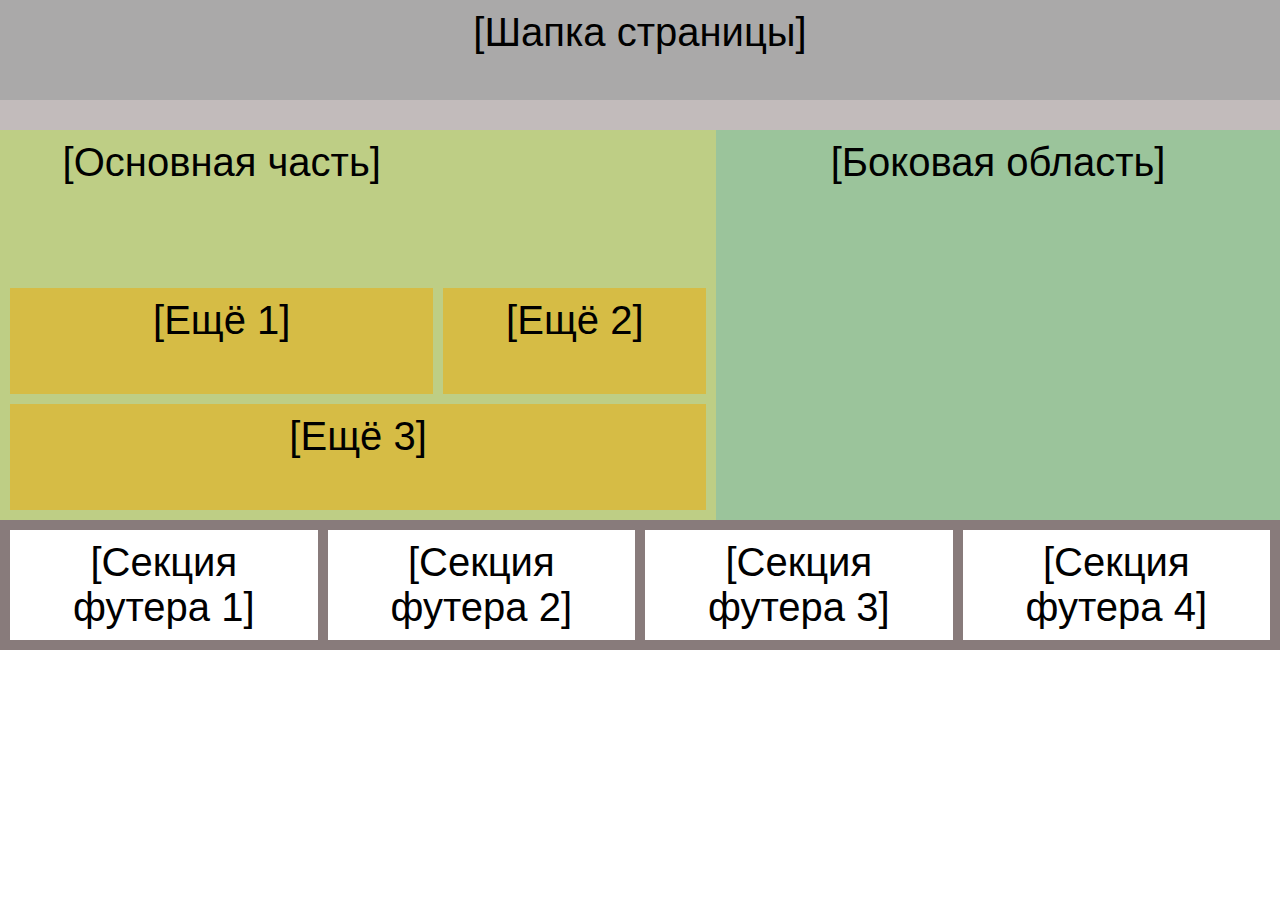
<file: index.html>
<!DOCTYPE html>
<html lang="en">

<head>
    <meta charset="UTF-8">
    <meta http-equiv="X-UA-Compatible" content="IE=edge">
    <meta name="viewport" content="width=device-width, initial-scale=1.0">
    <title>Grid</title>
    <link rel="stylesheet" href="/styles.css">
</head>

<body>
    <div class="container">
        <header class="header">[Шапка страницы]</header>
        <main class="content">
            <p>[Основная часть]</p>
            <div class="section_1">[Ещё 1]</div>
            <div class="section_2">[Ещё 2]</div>
            <div class="section_3">[Ещё 3]</div>
        </main>
        <aside class="aside">[Боковая область]</aside>
        <footer class="footer">
            <div class="foot_1">[Секция футера 1]</div>
            <div class="foot_2">[Секция футера 2]</div>
            <div class="foot_3">[Секция футера 3]</div>
            <div class="foot_4">[Секция футера 4]</div>
        </footer>
    </div>
</body>

</html>
</file>
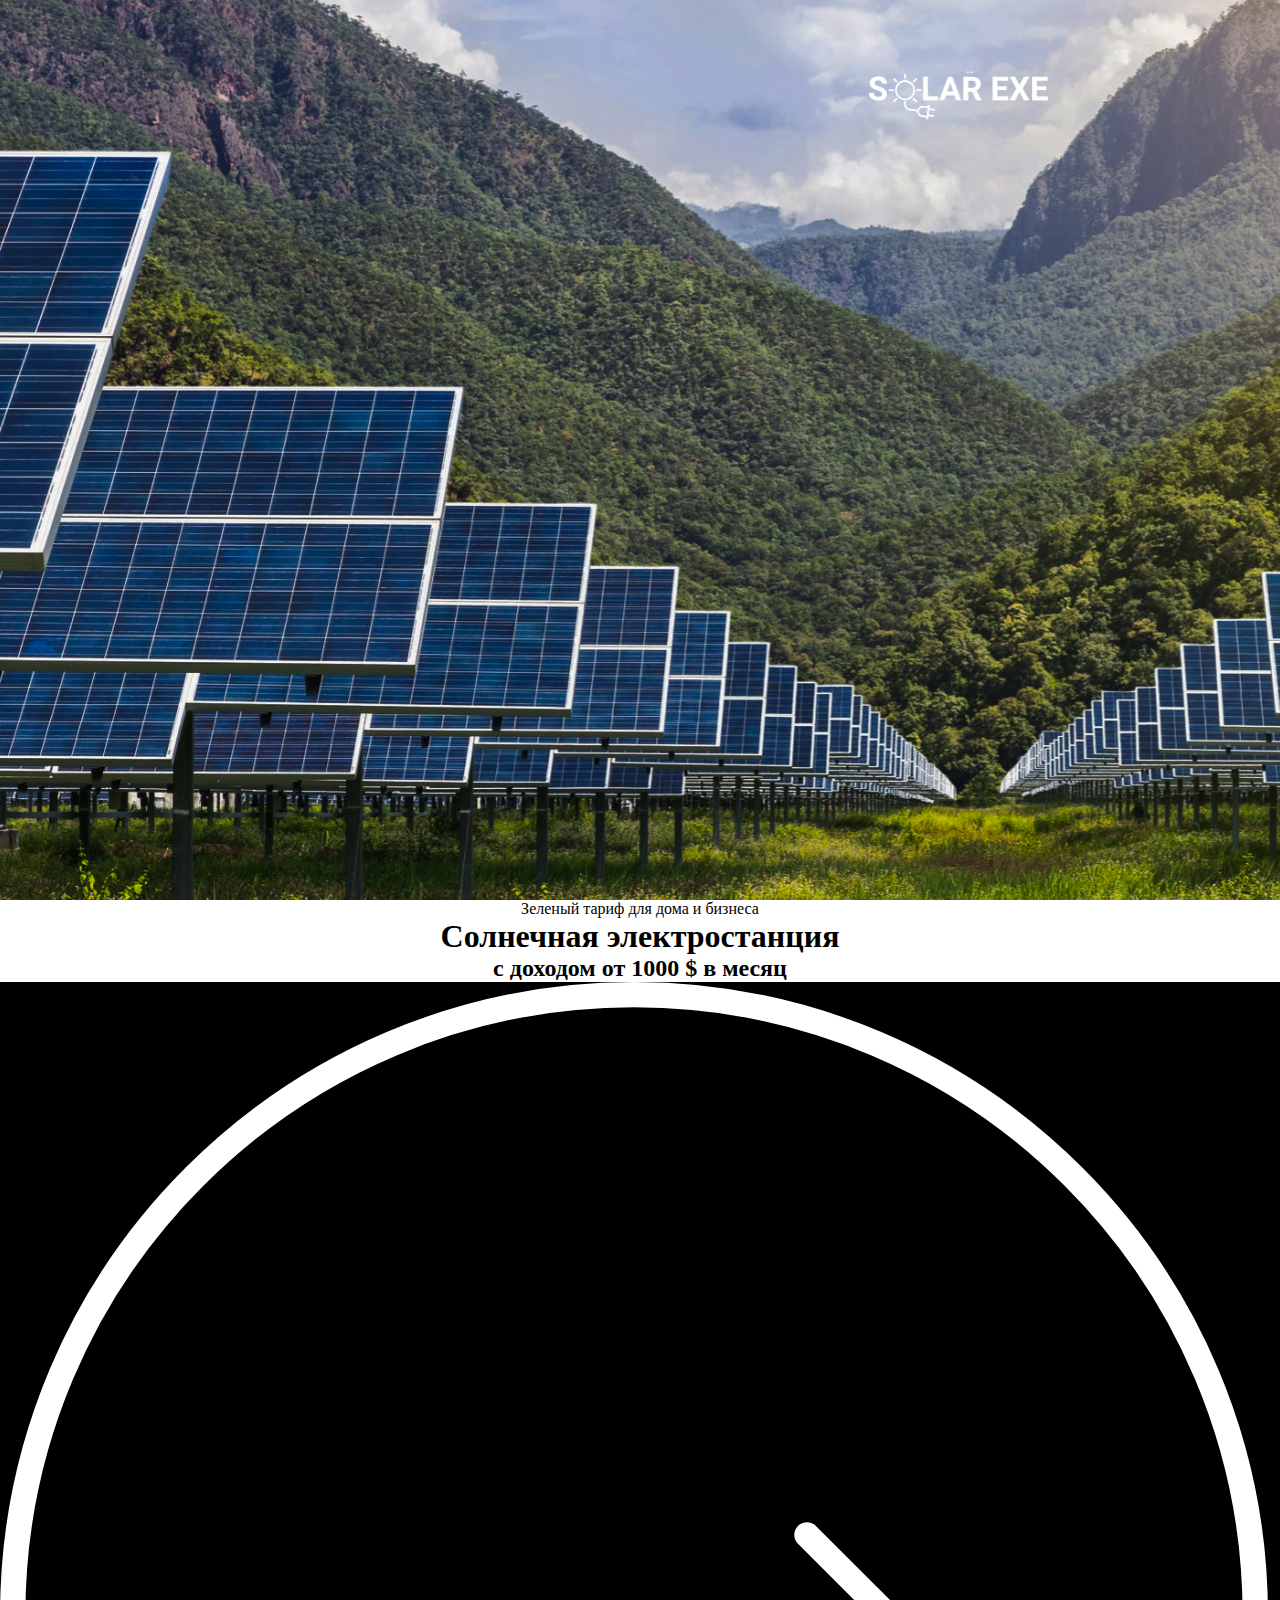
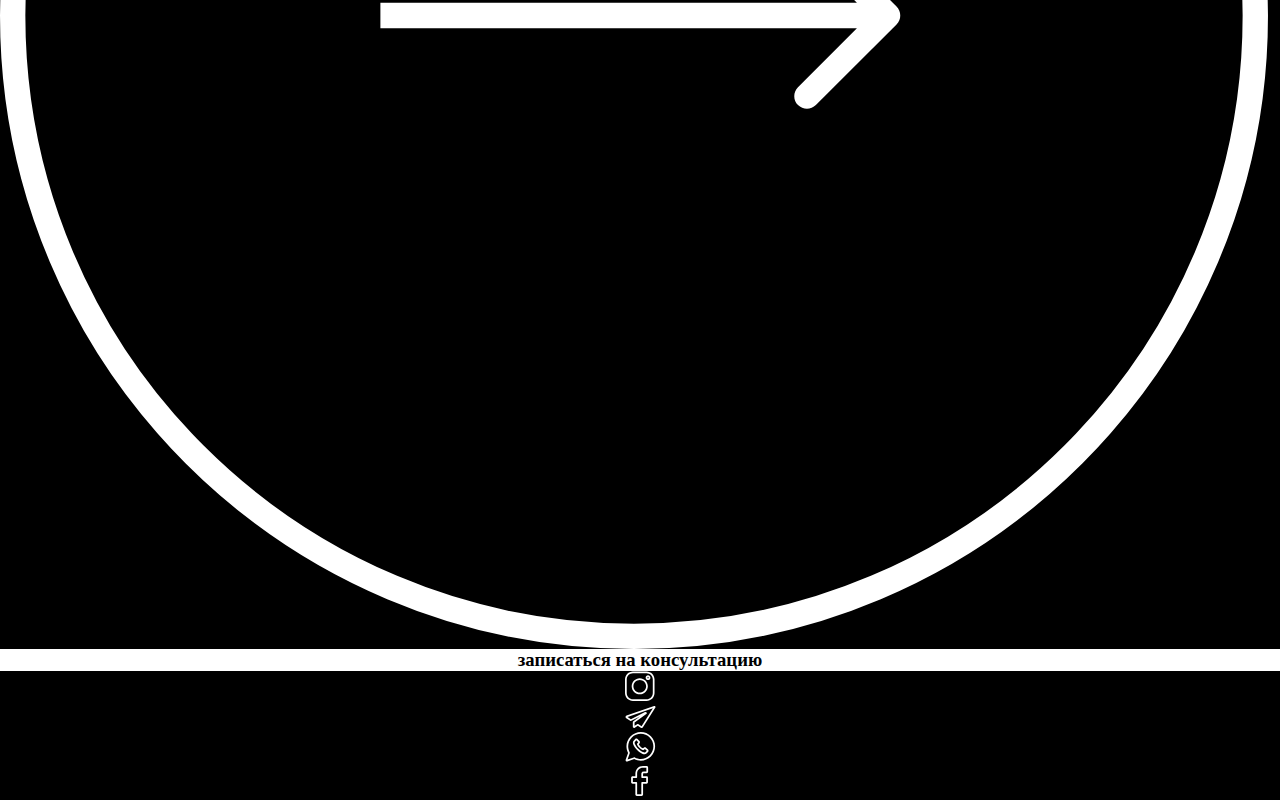
<file: week_6.2/index.html>
<!DOCTYPE html>
<html lang="ru">

<head>
    <meta charset="UTF-8">
    <meta http-equiv="X-UA-Compatible" content="IE=edge">
    <meta name="viewport" content="width=device-width, initial-scale=1.0">
    <title>SOLAR EXE</title>
    <meta name="description" content="солнечная электростанция">
    <link rel="preconnect" href="https://fonts.googleapis.com">
    <link rel="preconnect" href="https://fonts.gstatic.com" crossorigin>
    <link href="https://fonts.googleapis.com/css2?family=Noto+Sans:wght@400;700&display=swap" rel="stylesheet">
    <link rel="stylesheet" href="./style.css">
</head>

<body>
    <header class="header">
        <div class="header_picture">
            <img class="header_img" src="./pictures/picture.jpg">
            <img class="header_logo" src="./pictures/logo.png">
            <p>Зеленый тариф для дома и бизнеса</p>
            <h1>Солнечная электростанция</h1>
            <h2>с доходом от 1000 $ в месяц</h2>
            <img class="header_group" src="./pictures/Group 25.svg">
            <h3>записаться на консультацию</h3>
            <ul class="header_social-icons">
                <li><img class="social-icon_instagram" src="./pictures/instagram.svg"></li>
                <li><img class="social-icon_telegram" src="./pictures/telegram.svg"></li>
                <li><img class="social-icon_whatsapp" src="./pictures/whatsapp.svg"></li>
                <li><img class="social-icon_facebook" src="./pictures/facebook.svg"></li>
            </ul>
        </div>
    </header>

</body>

</html>
</file>
<file: styles.css>
* {
    margin: 0;
    padding: 0;
    box-sizing: border-box;
}

body {
    font-family: sans-serif;
    font-size: 40px;
    width: 100%;
    min-height: 100vh;
}

.container {
    display: grid;
    width: 100%;
    height: 100%;
    background-color: rgb(194, 187, 187);
    grid-template-rows: repeat(5, 1fr);
    text-align: center;


}

.header {
    height: 100px;
    grid-row: 1 / 2;
    grid-column: 1 / 5;
    justify-self: stretch;
    align-items: center;

    background: rgb(170, 169, 169);
    padding: 10px;
    text-align: center;
}

main {
    display: grid;
    justify-self: stretch;
    grid-row: 2 / 5;
    grid-column: 1 / 3;
    padding: 10px;
    gap: 10px;
    background-color: rgb(190, 206, 133);
}

.section_1,
.section_2,
.section_3 {
    background-color: rgb(214, 188, 69);
    padding: 10px;
    place-items: center;
}

.section_1 {
    grid-row: 3 / 4;
    grid-column: 1 / 2;
}

.section_2 {
    grid-row: 3 / 4;
    grid-column: 2 / 3;
}

.section_3 {
    grid-row: 4 / 5;
    grid-column: 1 / 3;
}

aside {
    padding: 10px;
    grid-row: 2 / 5;
    grid-column: 3 / 5;
    background: rgb(155, 196, 155);
}

footer {
    display: grid;
    background-color: rgb(136, 123, 123);
    grid-template-columns: repeat(4, 1fr);
    grid-row: 5 / 6;
    grid-column: 1 / 5;
    padding: 10px;
    gap: 10px;

}

.foot_1,
.foot_2,
.foot_3,
.foot_4 {
    background-color: white;
    padding: 10px;
}
</file>
<file: week_6.2/style.css>
* {
    margin: 0;
    padding: 0;
    box-sizing: border-box;
}

.header_picture {
    display: flex;
    flex-direction: column;
    position: relative;
    text-align: center;
    width: 100%;
}

.header_img {
    width: 1921px;
    height: 900px;
}

.header_logo {
    position: absolute;
    width: 182.09px;
    height: 51px;
    left: 868px;
    top: 70px;
}

.p {
    position: absolute;
    width: 315.16px;
    height: 25px;
    left: 802px;
    top: 261px;
    font-style: normal;
    font-weight: 400;
    font-size: 18px;
    line-height: 25px;
}

.h1 {
    position: absolute;
    width: 932px;
    height: 86px;
    left: 493px;
    top: 286px;
    font-style: normal;
    font-weight: 700;
    font-weight: 700;
    font-size: 64px;
    line-height: 87px;
    font-variant: all-small-caps;
}

.h2 {}

.h3 {}

.header_group {
    background-color: black;
}

.header_social-icons {
    background-color: black;
}
</file>
